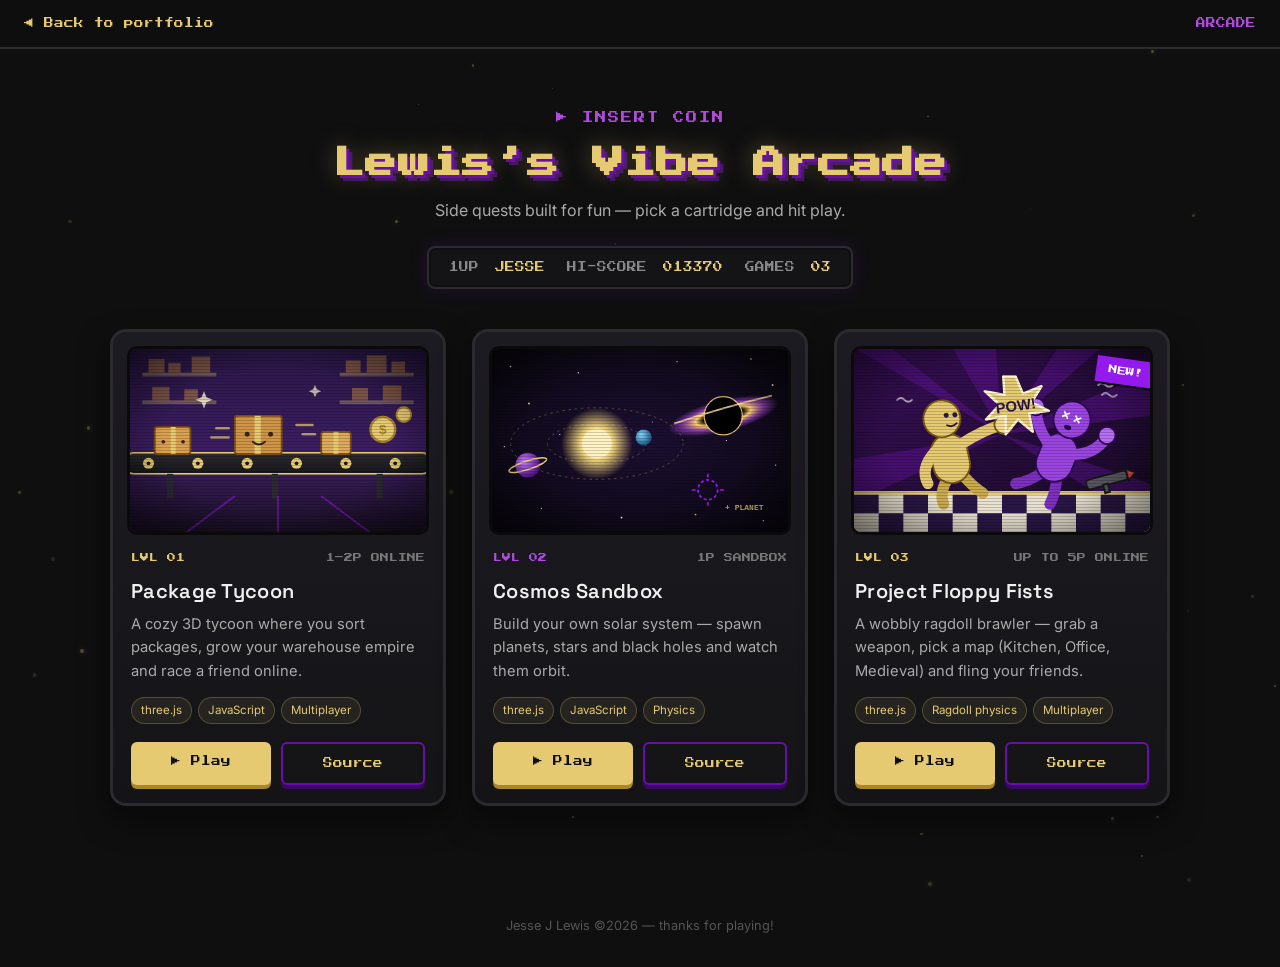
<file: games.html>
<!DOCTYPE html>
<html lang="en">

<head>
    <meta charset="UTF-8" />
    <meta name="viewport" content="width=device-width, initial-scale=1.0" />
    <title>Lewis&rsquo;s Vibe Arcade</title>
    <link rel="stylesheet" href="styles.css?v=3" />

    <link rel="preconnect" href="https://fonts.googleapis.com">
    <link rel="preconnect" href="https://fonts.gstatic.com" crossorigin>
    <link
        href="https://fonts.googleapis.com/css2?family=Inter:wght@300;400;500;600&family=Space+Grotesk:wght@400;500;600;700&family=Press+Start+2P&display=swap"
        rel="stylesheet">
</head>

<body class="arcade-page">
    <div class="particles"></div>

    <nav class="arcade-nav">
        <a href="index.html" class="back-link">&#9664; Back to portfolio</a>
        <span class="nav-tag">ARCADE</span>
    </nav>

    <main id="games" class="games">
        <div class="arcade-header">
            <p class="insert-coin">&#9654; INSERT COIN</p>
            <h2 class="arcade-title">Lewis&rsquo;s Vibe Arcade</h2>
            <p class="arcade-sub">Side quests built for fun &mdash; pick a cartridge and hit play.</p>
            <div class="hud" aria-hidden="true">
                <span>1UP <b>JESSE</b></span>
                <span>HI-SCORE <b id="hiScore">000000</b></span>
                <span>GAMES <b>03</b></span>
            </div>
        </div>

        <div class="game-grid">
            <article class="game-card" style="--accent:#e5ca72">
                <a class="game-screen" href="https://lewiscoded.github.io/package-tycoon/" target="_blank" rel="noopener">
                    <img src="./assets/games/package-tycoon.svg" alt="Package Tycoon thumbnail" />
                    <span class="press-start">&#9654; PRESS START</span>
                </a>
                <div class="game-info">
                    <div class="game-meta"><span class="level">LVL 01</span><span class="players">1&ndash;2P ONLINE</span></div>
                    <h3>Package Tycoon</h3>
                    <p>A cozy 3D tycoon where you sort packages, grow your warehouse empire and race a friend online.</p>
                    <div class="chips"><span>three.js</span><span>JavaScript</span><span>Multiplayer</span></div>
                    <div class="game-controls">
                        <a class="play-btn" href="https://lewiscoded.github.io/package-tycoon/" target="_blank" rel="noopener">&#9654; Play</a>
                        <a class="src-btn" href="https://github.com/Lewiscoded/package-tycoon" target="_blank" rel="noopener">Source</a>
                    </div>
                </div>
            </article>

            <article class="game-card" style="--accent:#b14be0">
                <a class="game-screen" href="https://lewiscoded.github.io/cosmos-sandbox/" target="_blank" rel="noopener">
                    <img src="./assets/games/cosmos-sandbox.svg" alt="Cosmos Sandbox thumbnail" />
                    <span class="press-start">&#9654; PRESS START</span>
                </a>
                <div class="game-info">
                    <div class="game-meta"><span class="level">LVL 02</span><span class="players">1P SANDBOX</span></div>
                    <h3>Cosmos Sandbox</h3>
                    <p>Build your own solar system &mdash; spawn planets, stars and black holes and watch them orbit.</p>
                    <div class="chips"><span>three.js</span><span>JavaScript</span><span>Physics</span></div>
                    <div class="game-controls">
                        <a class="play-btn" href="https://lewiscoded.github.io/cosmos-sandbox/" target="_blank" rel="noopener">&#9654; Play</a>
                        <a class="src-btn" href="https://github.com/Lewiscoded/cosmos-sandbox" target="_blank" rel="noopener">Source</a>
                    </div>
                </div>
            </article>

            <article class="game-card" style="--accent:#e5ca72">
                <a class="game-screen" href="https://lewiscoded.github.io/Project-Floppy-Fists/" target="_blank" rel="noopener">
                    <img src="./assets/games/floppy-fists.svg" alt="Project Floppy Fists thumbnail" />
                    <span class="press-start">&#9654; PRESS START</span>
                    <span class="badge-new">NEW!</span>
                </a>
                <div class="game-info">
                    <div class="game-meta"><span class="level">LVL 03</span><span class="players">UP TO 5P ONLINE</span></div>
                    <h3>Project Floppy Fists</h3>
                    <p>A wobbly ragdoll brawler &mdash; grab a weapon, pick a map (Kitchen, Office, Medieval) and fling your friends.</p>
                    <div class="chips"><span>three.js</span><span>Ragdoll physics</span><span>Multiplayer</span></div>
                    <div class="game-controls">
                        <a class="play-btn" href="https://lewiscoded.github.io/Project-Floppy-Fists/" target="_blank" rel="noopener">&#9654; Play</a>
                        <a class="src-btn" href="https://github.com/Lewiscoded/Project-Floppy-Fists" target="_blank" rel="noopener">Source</a>
                    </div>
                </div>
            </article>
        </div>
    </main>

    <footer>
        <p>Jesse J Lewis &copy;2026 &mdash; thanks for playing!</p>
    </footer>

    <script src="script.js?v=3"></script>
</body>

</html>
</file>
<file: styles.css>
* {
    margin: 0;
    padding: 0;
    box-sizing: border-box;
}

html {
    scroll-behavior: smooth;
}

body {
    background: #0f0f10;
    color: #e5e5e5;
    line-height: 1.6;
    overflow-x: hidden;
    font-family: "Inter", sans-serif;
}

h1,
h2,
h3,
.name {
    font-family: "Space Grotesk", sans-serif;
    font-weight: 600;
    letter-spacing: 0.3px;
}

p,
span,
a {
    font-weight: 400;
}

.particles {
    position: fixed;
    top: 0;
    left: 0;
    width: 100%;
    height: 100%;
    pointer-events: none;
    overflow: hidden;
    z-index: 0;
}

.particles span {
    position: absolute;

    width: var(--size);

    height: var(--size);

    background: #e5ca72;

    border-radius: 50%;

    box-shadow: 0 0 6px #e5ca72;

    opacity: var(--opacity);

    top: var(--y);

    left: var(--x);

    animation: float var(--speed) ease-in-out infinite alternate;
}

@keyframes float {
    0% {
        transform: translate(0, 0);
    }

    25% {
        transform: translate(10px, -20px);
    }

    50% {
        transform: translate(-10px, -40px);
    }

    75% {
        transform: translate(15px, -20px);
    }

    100% {
        transform: translate(0, 0);
    }
}

.hero,
.about,
.projects,
.contact,
footer {
    position: relative;
    z-index: 1;
    background: transparent;
}

.hero {
    height: 100vh;
    display: flex;
    flex-direction: column;
    justify-content: center;
    align-items: center;
    text-align: center;
}

.hero-controls {
    display: flex;
    gap: 12px;
    margin-top: 10px;
}

.name {
    font-size: 4rem;
    color: #e5ca72;
    text-shadow: 0 0 20px rgba(148, 25, 236, 0.6);
}

.subtitle {
    margin: 10px 0 20px;
    color: #aaa;
}

.about-container {
    display: flex;
    justify-content: space-between;
    gap: 40px;
    align-items: flex-start;
}

.about-text {
    flex: 1;
}

.tech-stack {
    display: flex;
    flex-direction: column;
    align-items: center;
    text-align: center;
}

.tech-stack h3 {
    color: #e5ca72;
    margin-bottom: 15px;
}

.tech-grid {
    justify-content: center;
    display: grid;
    grid-template-columns: repeat(4, 1fr);
    gap: 12px;
}

.tech-item {
    background: #1a1a1d;
    padding: 10px;
    border-radius: 8px;

    display: flex;
    flex-direction: column;
    align-items: center;
    gap: 6px;

    border: 1px solid rgba(229, 202, 114, 0.1);
    transition: 0.3s;
}

.tech-item:hover {
    transform: translateY(-3px);
    border-color: #d4af37;
    box-shadow: 0 0 20px rgba(148, 25, 236, 0.307);
}

.tech-item img {
    width: 44px;
    height: 44px;
}

.tech-item span {
    font-size: 0.75rem;
    color: #aaa;
}

a {
    text-decoration: none;
    color: #e5ca72;
    transition: 0.3s;
}

a:hover {
    text-decoration: underline;
}

.btn {
    padding: 10px 20px;
    border: 1px solid #e5ca72;
    color: #e5ca72;
    text-decoration: none;
    transition: 0.3s;
}

.btn:hover {
    background: #e5ca72;
    color: black;
}

section {
    padding: 80px 20px;
    max-width: 900px;
    margin: auto;
}

h2 {
    color: #e5ca72;
    margin-bottom: 20px;
}

.projects {
    display: flex;
    flex-direction: column;
    gap: 20px;
}

.project-card {
    display: flex;

    gap: 20px;

    align-items: center;

    background: #1a1a1d;

    padding: 20px;

    border-left: 3px solid #6a0dad;

    transition: 0.3s;

    border-radius: 10px;
}

.project-card img {
    width: 140px;

    height: 140px;

    object-fit: cover;

    border-radius: 10px;

    border: 1px solid rgba(229, 202, 114, 0.15);

    box-shadow: 0 8px 20px rgba(0, 0, 0, 0.4);
}

.project-card:hover img {
    transform: scale(1.03);
    transition: 0.3s;
    filter: brightness(1.05) contrast(1.1);
}

.project-card:hover {
    transform: translateY(-5px);
    border-left: 3px solid #d4af37;
    box-shadow: 0 0 20px rgba(148, 25, 236, 0.307);
}

.project-card span {
    display: block;
    margin-top: 10px;
    font-size: 0.9rem;
    color: #888;
}

.card-controls {
    display: flex;

    gap: 12px;

    margin-top: 10px;
}


.project-card a {
    font-size: 0.9rem;
}

.project-content {
    display: flex;

    flex-direction: column;
}

.contact p {
    margin: 8px 0;
    color: #bbb;
}

footer {
    text-align: center;
    padding: 30px;
    color: #555;
    font-size: 0.8rem;
}

/* ===== VIBE CODED GAMES (arcade) ===== */

.games {
    position: relative;
    z-index: 1;
    max-width: 1100px;
    margin: auto;
    padding: 40px 20px 80px;
}

/* games page top bar */
.arcade-nav {
    position: sticky;
    top: 0;
    z-index: 5;
    display: flex;
    justify-content: space-between;
    align-items: center;
    padding: 16px 24px;
    background: rgba(15, 15, 16, 0.85);
    backdrop-filter: blur(6px);
    border-bottom: 2px solid #2a2a2f;
    font-family: "Press Start 2P", "Courier New", monospace;
    font-size: 0.6rem;
}

.back-link:hover {
    text-decoration: none;
    color: #f3dc8f;
}

.nav-tag {
    color: #b14be0;
}

.arcade-page .games {
    padding-top: 60px;
    min-height: calc(100vh - 120px);
}

/* home page teaser banner linking to games.html */
.games-teaser {
    position: relative;
    z-index: 1;
}

.arcade-banner {
    display: flex;
    flex-direction: column;
    align-items: center;
    gap: 18px;
    padding: 36px 20px;
    text-align: center;
    background: linear-gradient(180deg, #1d1b22 0%, #141416 100%);
    border: 3px solid #2a2a2f;
    border-radius: 16px;
    box-shadow: 0 6px 0 #0a0a0b, 0 14px 30px rgba(0, 0, 0, 0.5);
    transition: transform 0.2s, border-color 0.3s, box-shadow 0.3s;
}

.arcade-banner:hover {
    text-decoration: none;
    transform: translateY(-5px);
    border-color: #e5ca72;
    box-shadow: 0 6px 0 #6a0dad, 0 0 28px rgba(148, 25, 236, 0.45);
}

.arcade-banner .insert-coin,
.arcade-banner .arcade-title {
    margin: 0;
}

.banner-thumbs {
    display: flex;
    justify-content: center;
    gap: 14px;
}

.banner-thumbs img {
    width: 150px;
    aspect-ratio: 16 / 10;
    object-fit: cover;
    border-radius: 8px;
    border: 3px solid #0a0a0b;
    transition: transform 0.3s;
}

.banner-thumbs img:nth-child(1) {
    transform: rotate(-5deg);
}

.banner-thumbs img:nth-child(3) {
    transform: rotate(5deg);
}

.arcade-banner:hover .banner-thumbs img {
    transform: rotate(0) translateY(-4px) scale(1.05);
}

.arcade-banner .play-btn {
    flex: none;
    padding: 14px 22px;
}

.arcade-header {
    text-align: center;
    margin-bottom: 40px;
}

.insert-coin,
.arcade-title,
.hud,
.game-meta,
.press-start,
.badge-new,
.play-btn,
.src-btn {
    font-family: "Press Start 2P", "Courier New", monospace;
}

.insert-coin {
    color: #b14be0;
    font-size: 0.7rem;
    letter-spacing: 2px;
    margin-bottom: 14px;
    animation: blink 1.1s steps(2, start) infinite;
}

@keyframes blink {
    to {
        visibility: hidden;
    }
}

.arcade-title {
    font-size: 2rem;
    line-height: 1.4;
    color: #e5ca72;
    text-shadow:
        3px 3px 0 #6a0dad,
        6px 6px 0 rgba(148, 25, 236, 0.35),
        0 0 24px rgba(229, 202, 114, 0.35);
    margin-bottom: 12px;
}

.arcade-sub {
    color: #aaa;
    margin-bottom: 22px;
}

.hud {
    display: inline-flex;
    flex-wrap: wrap;
    justify-content: center;
    gap: 22px;
    padding: 12px 20px;
    font-size: 0.6rem;
    color: #888;
    background: #141416;
    border: 2px solid #2a2a2f;
    border-radius: 8px;
    box-shadow: inset 0 0 0 2px #0f0f10, 0 0 18px rgba(148, 25, 236, 0.15);
}

.hud b {
    color: #e5ca72;
    font-weight: 400;
    margin-left: 6px;
}

.game-grid {
    display: grid;
    grid-template-columns: repeat(3, 1fr);
    gap: 26px;
    perspective: 900px;
}

.game-card {
    --accent: #e5ca72;
    position: relative;
    display: flex;
    flex-direction: column;
    background: linear-gradient(180deg, #1d1b22 0%, #141416 100%);
    border: 3px solid #2a2a2f;
    border-radius: 16px;
    padding: 14px;
    box-shadow:
        0 6px 0 #0a0a0b,
        0 14px 30px rgba(0, 0, 0, 0.5);
    transform-style: preserve-3d;
    transition: transform 0.15s ease-out, border-color 0.3s, box-shadow 0.3s;
    will-change: transform;
}

.game-card:hover {
    border-color: var(--accent);
    box-shadow:
        0 6px 0 #6a0dad,
        0 0 28px rgba(148, 25, 236, 0.45),
        0 14px 30px rgba(0, 0, 0, 0.5);
}

/* the "CRT screen" holding the thumbnail */
.game-screen {
    position: relative;
    display: block;
    border-radius: 10px;
    overflow: hidden;
    border: 3px solid #0a0a0b;
    box-shadow: inset 0 0 0 2px rgba(229, 202, 114, 0.2);
    aspect-ratio: 16 / 10;
    background: #000;
}

.game-screen:hover {
    text-decoration: none;
}

.game-screen img {
    display: block;
    width: 100%;
    height: 100%;
    object-fit: cover;
    transition: transform 0.4s ease, filter 0.4s ease;
}

/* scanlines + vignette */
.game-screen::after {
    content: "";
    position: absolute;
    inset: 0;
    pointer-events: none;
    background:
        repeating-linear-gradient(0deg, rgba(0, 0, 0, 0.18) 0 1px, transparent 1px 3px),
        radial-gradient(ellipse at center, transparent 55%, rgba(0, 0, 0, 0.55) 100%);
}

.game-card:hover .game-screen img {
    transform: scale(1.07);
    filter: saturate(1.2) brightness(1.05);
}

.press-start {
    position: absolute;
    left: 50%;
    bottom: 14px;
    transform: translate(-50%, 10px);
    z-index: 2;
    padding: 8px 12px;
    font-size: 0.6rem;
    color: #0f0f10;
    background: #e5ca72;
    border-radius: 4px;
    box-shadow: 3px 3px 0 #6a0dad;
    white-space: nowrap;
    opacity: 0;
    transition: opacity 0.25s, transform 0.25s;
}

.game-card:hover .press-start,
.game-screen:focus-visible .press-start {
    opacity: 1;
    transform: translate(-50%, 0);
    animation: pulse 0.8s ease-in-out infinite alternate;
}

@keyframes pulse {
    to {
        box-shadow: 3px 3px 0 #6a0dad, 0 0 16px rgba(229, 202, 114, 0.8);
    }
}

.badge-new {
    position: absolute;
    top: 10px;
    right: -6px;
    z-index: 2;
    padding: 6px 12px;
    font-size: 0.55rem;
    color: #fff;
    background: #9419ec;
    transform: rotate(8deg);
    box-shadow: 2px 2px 0 #0a0a0b;
    animation: wiggle 2s ease-in-out infinite;
}

@keyframes wiggle {

    0%,
    100% {
        transform: rotate(8deg);
    }

    50% {
        transform: rotate(-4deg) scale(1.08);
    }
}

.game-info {
    display: flex;
    flex-direction: column;
    flex: 1;
    padding: 16px 4px 4px;
}

.game-meta {
    display: flex;
    justify-content: space-between;
    gap: 8px;
    font-size: 0.55rem;
    margin-bottom: 10px;
}

.game-meta .level {
    color: var(--accent);
}

.game-meta .players {
    color: #777;
}

.game-info h3 {
    color: #f0f0f0;
    font-size: 1.25rem;
    margin-bottom: 6px;
}

.game-info p {
    color: #aaa;
    font-size: 0.92rem;
    margin-bottom: 14px;
}

.chips {
    display: flex;
    flex-wrap: wrap;
    gap: 6px;
    margin-bottom: 18px;
}

.chips span {
    font-size: 0.72rem;
    color: #e5ca72;
    padding: 3px 9px;
    border-radius: 999px;
    background: rgba(229, 202, 114, 0.08);
    border: 1px solid rgba(229, 202, 114, 0.25);
}

.game-controls {
    display: flex;
    gap: 10px;
    margin-top: auto;
}

.play-btn,
.src-btn {
    flex: 1;
    text-align: center;
    font-size: 0.6rem;
    padding: 12px 8px;
    border-radius: 6px;
    transition: transform 0.1s, box-shadow 0.1s, background 0.2s;
}

.play-btn {
    color: #0f0f10;
    background: #e5ca72;
    box-shadow: 0 4px 0 #a8862b;
}

.src-btn {
    color: #e5ca72;
    background: transparent;
    border: 2px solid #6a0dad;
    box-shadow: 0 4px 0 #3b0766;
}

.play-btn:hover,
.src-btn:hover {
    text-decoration: none;
    transform: translateY(-2px);
}

.play-btn:hover {
    background: #f3dc8f;
    box-shadow: 0 6px 0 #a8862b;
}

.src-btn:hover {
    background: rgba(106, 13, 173, 0.25);
    box-shadow: 0 6px 0 #3b0766;
}

.play-btn:active,
.src-btn:active {
    transform: translateY(3px);
    box-shadow: 0 1px 0 #3b0766;
}

@media (prefers-reduced-motion: reduce) {

    .insert-coin,
    .badge-new,
    .game-card:hover .press-start {
        animation: none;
    }

    .game-card {
        transition: none;
    }
}

/* RESPONSIVE LAYER */


/* Large tablets */
@media (max-width: 1024px) {
    section {
        padding: 70px 18px;
    }

    .name {
        font-size: 3.2rem;
    }

    .about-container {
        gap: 30px;
    }

    .tech-grid {
        grid-template-columns: repeat(3, 1fr);
    }

    .game-grid {
        grid-template-columns: repeat(2, 1fr);
    }
}

/* Tablets / small laptops */
@media (max-width: 900px) {
    .project-card {
        flex-direction: column;
        align-items: flex-start;
    }

    .project-card img {
        width: 100%;
        height: 220px;
    }

    .project-content {
        width: 100%;
    }

    .tech-grid {
        grid-template-columns: repeat(3, 1fr);
    }
}

@media (max-width: 768px) {
    .about-container {
        flex-direction: column;
        align-items: center;
        text-align: center;
    }

    .tech-grid {

        grid-template-columns: repeat(3, 1fr);
    }
}

/* Mobile */
@media (max-width: 600px) {
    .hero {
        padding: 0 20px;
    }

    .name {
        font-size: 2.4rem;
        text-align: center;
    }

    .subtitle {
        font-size: 0.95rem;
    }

    .hero-controls {
        flex-direction: column;
        width: 100%;
    }

    .btn {
        width: 100%;
        text-align: center;
    }

    .about-container {
        flex-direction: column;
        gap: 30px;
    }

    .tech-grid {
        grid-template-columns: repeat(3, 1fr);
    }

    .project-card {
        padding: 16px;
    }

    .project-card img {
        height: 180px;
    }

    .game-grid {
        grid-template-columns: 1fr;
    }

    .banner-thumbs img {
        width: 30%;
    }

    .arcade-nav {
        padding: 14px 16px;
        font-size: 0.5rem;
    }

    .arcade-title {
        font-size: 1.3rem;
    }

    .hud {
        gap: 12px;
        font-size: 0.5rem;
    }

    section {
        padding: 60px 16px;
    }
}

/* Very small phones */
@media (max-width: 400px) {
    .name {
        font-size: 2rem;
    }

    .tech-grid {
        grid-template-columns: repeat(2, 1fr);
        gap: 10px;
    }

    .project-card img {
        height: 160px;
    }
}
</file>
